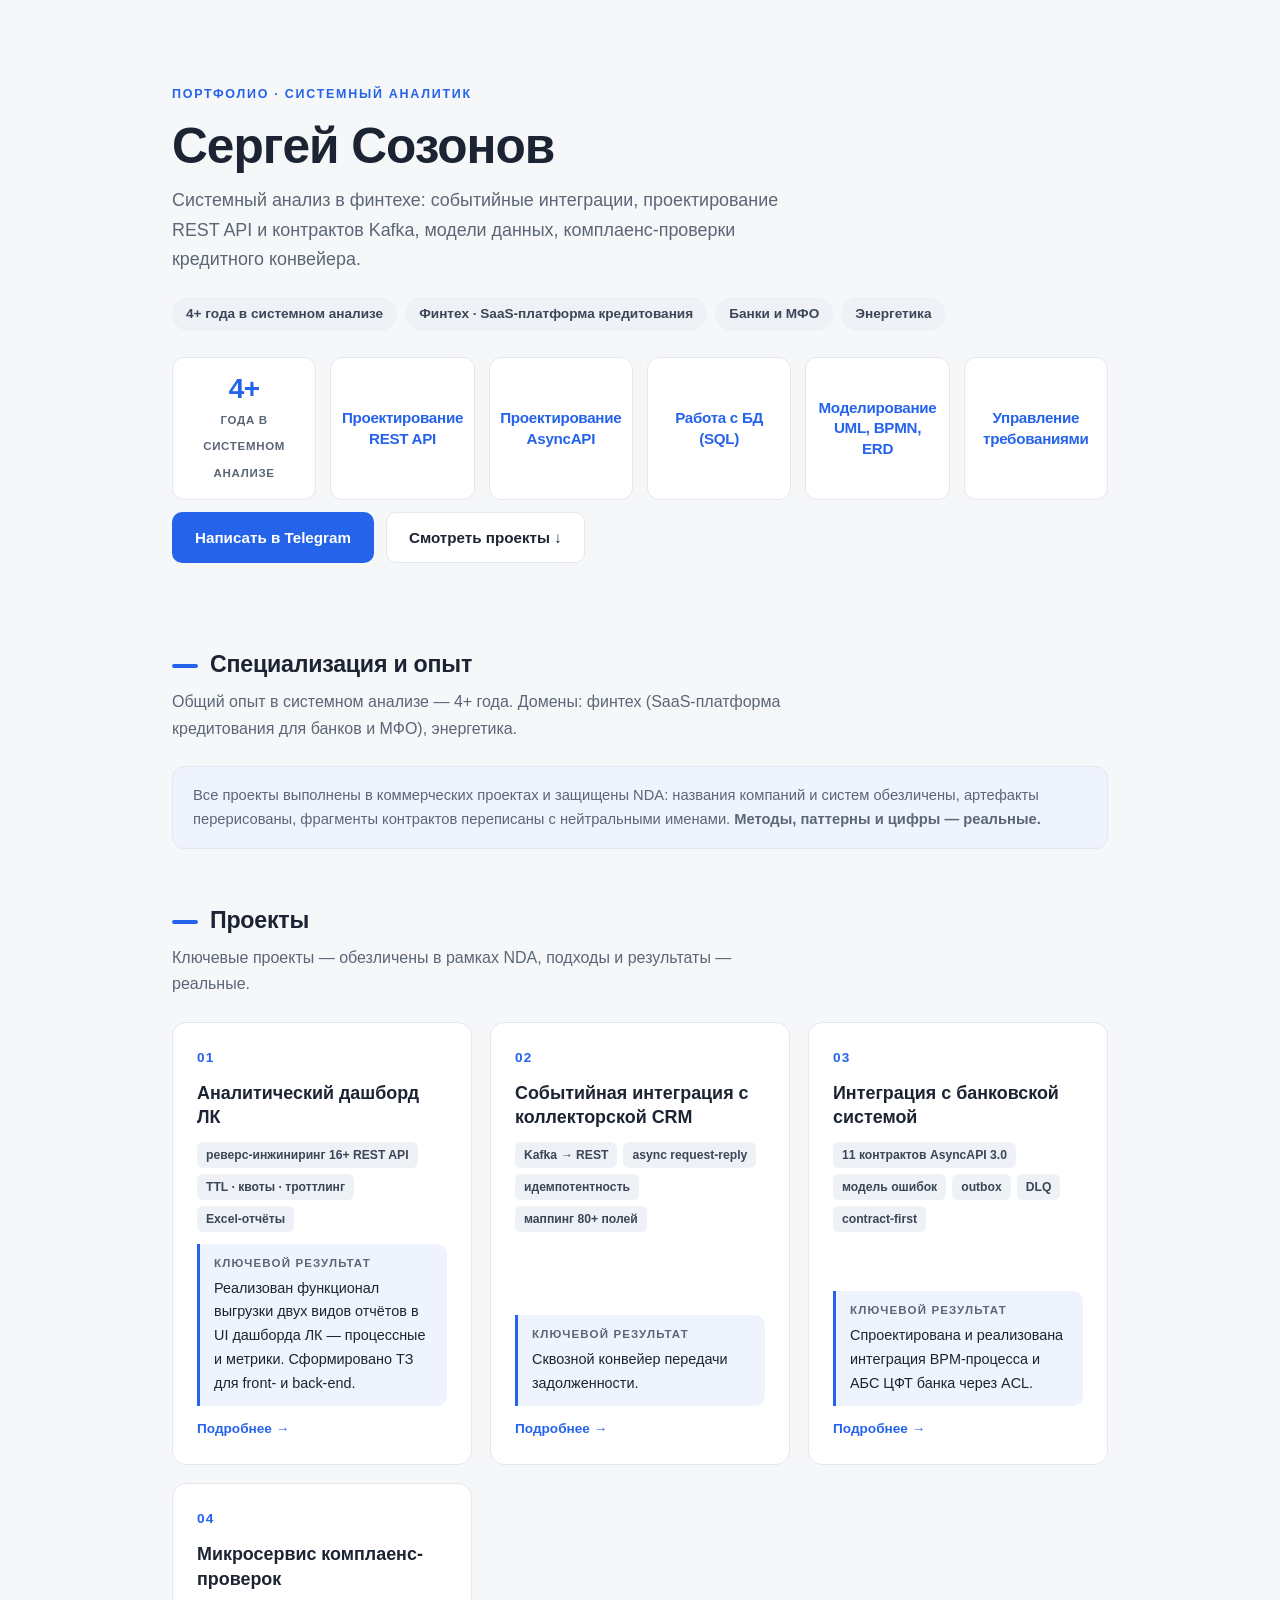
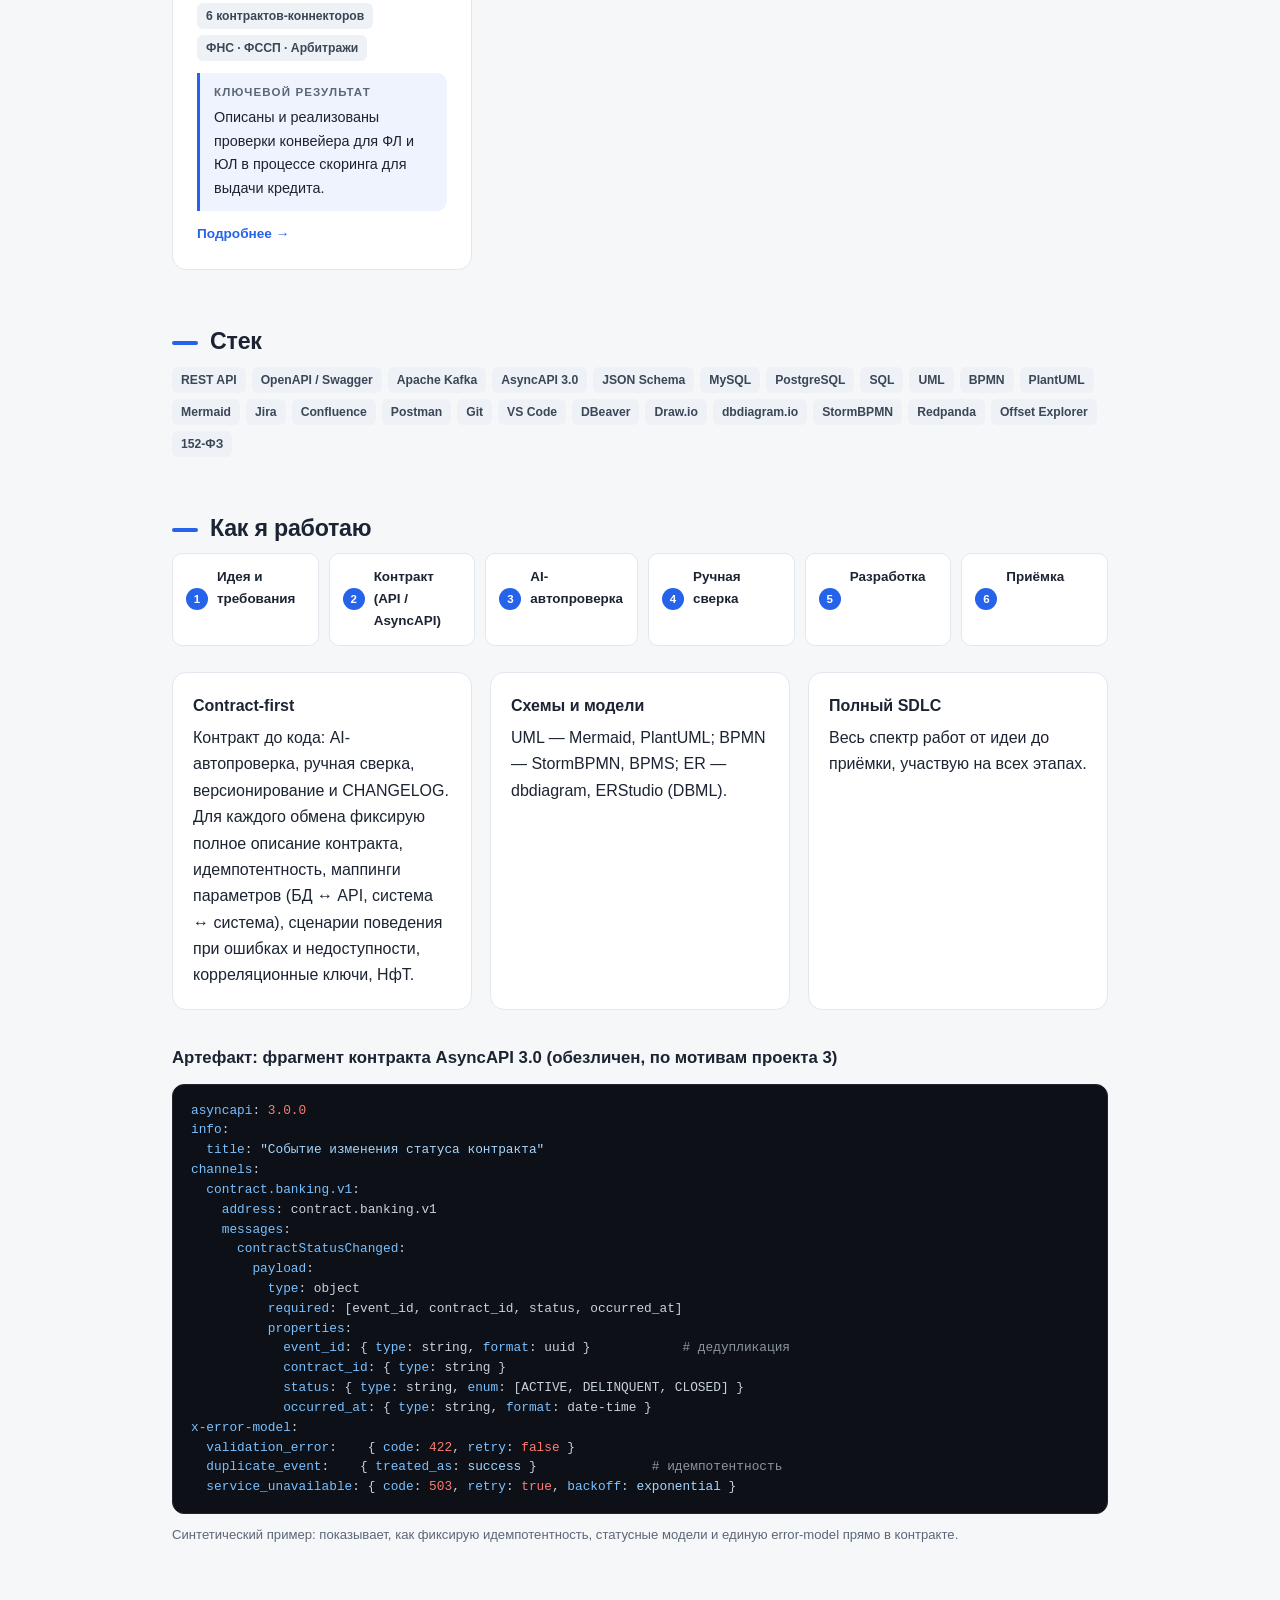
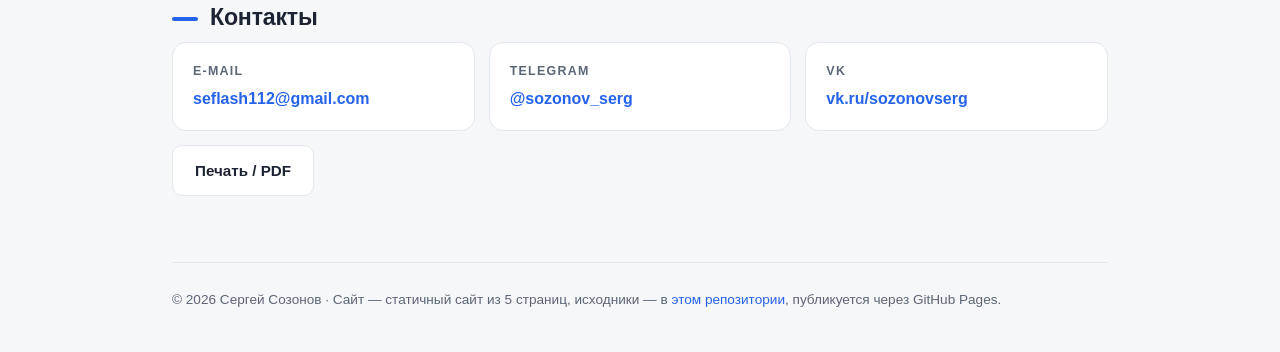
<file: docs/index.html>
<!DOCTYPE html>
<html lang="ru">
<head>
<meta charset="UTF-8">
<meta name="viewport" content="width=device-width, initial-scale=1">
<title>Сергей Созонов — системный аналитик · финтех</title>
<meta name="description" content="Портфолио системного аналитика: событийные интеграции, проектирование REST API и контрактов Kafka, модели данных, комплаенс-проверки кредитного конвейера.">
<meta property="og:title" content="Сергей Созонов — системный аналитик">
<meta property="og:description" content="Событийные интеграции · REST API · Kafka · AsyncAPI · модели данных · комплаенс">
<meta property="og:type" content="website">
<link rel="icon" href="data:image/svg+xml,<svg xmlns='http://www.w3.org/2000/svg' viewBox='0 0 100 100'><rect width='100' height='100' rx='22' fill='%232563eb'/><text x='50' y='69' font-size='52' font-family='Arial' font-weight='bold' fill='white' text-anchor='middle'>SA</text></svg>">
<style>
:root{
  --bg:#f6f7f9;--fg:#1c2433;--muted:#5b6676;--card:#ffffff;--border:#e3e7ee;
  --accent:#2563eb;--accent-soft:#eef3fe;--chip:#eef1f6;--chip-fg:#3b4657
}
@media (prefers-color-scheme:dark){
  :root{
    --bg:#0e1320;--fg:#e8ecf3;--muted:#98a2b3;--card:#161d2e;--border:#263150;
    --accent:#7cb0ff;--accent-soft:#18233d;--chip:#1c2740;--chip-fg:#c3cbdb
  }
}
*{box-sizing:border-box}
html{scroll-behavior:smooth}
body{margin:0;background:var(--bg);color:var(--fg);line-height:1.65;
  font-family:-apple-system,BlinkMacSystemFont,"Segoe UI",Roboto,"Helvetica Neue",Arial,sans-serif;
  -webkit-font-smoothing:antialiased}
.wrap{max-width:980px;margin:0 auto;padding:0 22px}
a{color:var(--accent);text-decoration:none}
a:hover{text-decoration:underline}
.hero{padding:84px 0 30px}
.eyebrow{color:var(--accent);text-transform:uppercase;letter-spacing:.14em;font-size:.78rem;font-weight:700;margin:0 0 14px}
h1{font-size:clamp(2.1rem,5.4vw,3.1rem);line-height:1.12;margin:0 0 12px;letter-spacing:-.02em}
.lead{color:var(--muted);font-size:1.12rem;max-width:64ch;margin:0 0 22px}
.pills{display:flex;flex-wrap:wrap;gap:8px;margin:0;padding:0;list-style:none}
.pill{background:var(--chip);color:var(--chip-fg);border-radius:999px;padding:6px 14px;font-size:.85rem;font-weight:600}
.stats{display:grid;grid-template-columns:repeat(auto-fit,minmax(140px,1fr));gap:14px;margin:26px 0 10px}
.stat{background:var(--card);border:1px solid var(--border);border-radius:12px;padding:14px 10px;text-align:center}
.stat b{display:block;font-size:1.75rem;color:var(--accent);letter-spacing:-.02em;line-height:1.2}
.stat span{font-size:.72rem;color:var(--muted);text-transform:uppercase;letter-spacing:.06em;font-weight:600}
.stat.skill{display:flex;align-items:center;justify-content:center;min-height:88px;padding:14px 16px}
.stat.skill b{font-size:.95rem;color:var(--accent);font-weight:700;line-height:1.35}
.cta{display:flex;gap:12px;flex-wrap:wrap;margin:12px 0 6px}
.btn{display:inline-block;border-radius:10px;padding:12px 22px;font-weight:700;font-size:.95rem;border:1px solid transparent;transition:transform .15s,box-shadow .15s,border-color .15s}
.btn:hover{text-decoration:none;transform:translateY(-1px)}
.btn-primary{background:var(--accent);color:#fff}
.btn-primary:hover{box-shadow:0 6px 18px rgba(37,99,235,.35)}
.btn-ghost{border-color:var(--border);color:var(--fg);background:var(--card)}
.btn-ghost:hover{border-color:var(--accent)}
.pipeline{display:flex;flex-wrap:wrap;gap:10px;list-style:none;padding:0;margin:0 0 26px;counter-reset:pl}
.pipeline li{position:relative;flex:1 1 140px;background:var(--card);border:1px solid var(--border);border-radius:10px;padding:12px 14px 12px 44px;font-size:.84rem;font-weight:600}
.pipeline li::before{counter-increment:pl;content:counter(pl);position:absolute;left:13px;top:50%;transform:translateY(-50%);width:22px;height:22px;border-radius:50%;background:var(--accent);color:#fff;font-size:.72rem;display:flex;align-items:center;justify-content:center;font-weight:800}
.artifact-h{font-size:1.05rem;margin:34px 0 12px}
pre.code{background:#0d1117;color:#c9d1d9;border:1px solid #21262d;border-radius:12px;padding:16px 18px;overflow:auto;font-size:.8rem;line-height:1.55;margin:0 0 10px;font-family:ui-monospace,SFMono-Regular,Menlo,Consolas,monospace}
pre.code .k{color:#79c0ff}pre.code .s{color:#a5d6ff}pre.code .c{color:#8b949e}pre.code .n{color:#ff7b72}
.artifact-note{color:var(--muted);font-size:.82rem;margin:0}
.reveal{opacity:0;transform:translateY(14px);transition:opacity .5s ease,transform .5s ease}
.reveal.in{opacity:1;transform:none}
@media (prefers-reduced-motion:reduce){.reveal{opacity:1;transform:none;transition:none}}
section{padding:46px 0 6px}
h2{font-size:1.45rem;margin:0 0 6px;letter-spacing:-.01em}
h2::before{content:"";display:inline-block;width:26px;height:4px;border-radius:2px;background:var(--accent);margin-right:12px;vertical-align:middle}
.sec-sub{color:var(--muted);margin:0 0 24px;max-width:70ch}
.grid{display:grid;grid-template-columns:repeat(auto-fit,minmax(300px,1fr));gap:18px}
.card{background:var(--card);border:1px solid var(--border);border-radius:14px;padding:24px;display:flex;flex-direction:column;gap:12px;transition:box-shadow .2s,transform .2s}
.card:hover{box-shadow:0 8px 28px rgba(15,23,42,.09);transform:translateY(-2px)}
.num{color:var(--accent);font-weight:800;font-size:.85rem;letter-spacing:.08em}
.card h3{margin:0;font-size:1.12rem;line-height:1.35}
.chips{display:flex;flex-wrap:wrap;gap:6px;margin:0;padding:0;list-style:none}
.chip{background:var(--chip);color:var(--chip-fg);border-radius:6px;padding:3px 9px;font-size:.76rem;font-weight:600}
.res{margin-top:auto;border-left:3px solid var(--accent);background:var(--accent-soft);border-radius:0 10px 10px 0;padding:10px 14px;font-size:.9rem}
.res b{display:block;font-size:.72rem;text-transform:uppercase;letter-spacing:.1em;color:var(--muted);margin-bottom:4px}
.cardlink{font-size:.85rem;font-weight:700}
.callout{background:var(--accent-soft);border:1px solid var(--border);border-radius:12px;padding:16px 20px;font-size:.92rem;color:var(--muted);margin:22px 0 0}
.flow{display:grid;grid-template-columns:repeat(auto-fit,minmax(260px,1fr));gap:18px;list-style:none;padding:0;margin:0}
.flow li{background:var(--card);border:1px solid var(--border);border-radius:14px;padding:20px}
.flow b{display:block;margin-bottom:6px}
.contacts{display:grid;grid-template-columns:repeat(auto-fit,minmax(220px,1fr));gap:14px;margin:0 0 10px;padding:0;list-style:none}
.clink{display:block;background:var(--card);border:1px solid var(--border);border-radius:14px;padding:18px 20px;font-weight:700}
.clink span{display:block;color:var(--muted);font-size:.78rem;text-transform:uppercase;letter-spacing:.1em;font-weight:600;margin-bottom:4px}
.clink:hover{border-color:var(--accent);text-decoration:none;box-shadow:0 6px 20px rgba(37,99,235,.12)}
footer{margin-top:60px;border-top:1px solid var(--border);padding:26px 0 40px;color:var(--muted);font-size:.85rem}
@media (max-width:560px){.hero{padding:56px 0 20px}section{padding:36px 0 4px}}
@media print{
  body{background:#fff;color:#111}
  .no-print{display:none}
  .cta{display:none}
  section{padding:18px 0 2px}
  .card,.stat{break-inside:avoid;box-shadow:none;transform:none}
  .reveal{opacity:1;transform:none}
  h2{break-after:avoid}
}
</style>
</head>
<body>
<div class="wrap">
  <header class="hero">
    <p class="eyebrow">Портфолио · системный аналитик</p>
    <h1>Сергей Созонов</h1>
    <p class="lead">Системный анализ в финтехе: событийные интеграции, проектирование REST&nbsp;API и контрактов Kafka, модели данных, комплаенс-проверки кредитного конвейера.</p>
    <ul class="pills">
      <li class="pill">4+ года в системном анализе</li>
      <li class="pill">Финтех · SaaS-платформа кредитования</li>
      <li class="pill">Банки и МФО</li>
      <li class="pill">Энергетика</li>
    </ul>
    <div class="stats">
      <div class="stat"><b data-n="4" data-suffix="+">4+</b><span>года в системном анализе</span></div>
      <div class="stat skill"><b>Проектирование REST API</b></div>
      <div class="stat skill"><b>Проектирование AsyncAPI</b></div>
      <div class="stat skill"><b>Работа с БД (SQL)</b></div>
      <div class="stat skill"><b>Моделирование UML, BPMN, ERD</b></div>
      <div class="stat skill"><b>Управление требованиями</b></div>
    </div>
    <div class="cta">
      <a class="btn btn-primary" href="https://t.me/sozonov_serg">Написать в Telegram</a>
      <a class="btn btn-ghost" href="#projects">Смотреть проекты ↓</a>
    </div>
  </header>

  <section id="about">
    <h2>Специализация и опыт</h2>
    <p class="sec-sub">Общий опыт в системном анализе — 4+ года. Домены: финтех (SaaS-платформа кредитования для банков и МФО), энергетика.</p>
    <div class="callout">Все проекты выполнены в коммерческих проектах и защищены NDA: названия компаний и систем обезличены, артефакты перерисованы, фрагменты контрактов переписаны с нейтральными именами. <b>Методы, паттерны и цифры — реальные.</b></div>
  </section>

  <section id="projects">
    <h2>Проекты</h2>
    <p class="sec-sub">Ключевые проекты — обезличены в рамках NDA, подходы и результаты — реальные.</p>
    <div class="grid">
      <article class="card">
        <span class="num">01</span>
        <h3>Аналитический дашборд ЛК</h3>
        <ul class="chips"><li class="chip">реверс-инжиниринг 16+ REST API</li><li class="chip">TTL · квоты · троттлинг</li><li class="chip">Excel-отчёты</li></ul>
        <div class="res"><b>Ключевой результат</b>Реализован функционал выгрузки двух видов отчётов в UI дашборда ЛК — процессные и метрики. Сформировано ТЗ для front- и back-end.</div>
        <a class="cardlink" href="01-dashboard.html">Подробнее →</a>
      </article>
      <article class="card">
        <span class="num">02</span>
        <h3>Событийная интеграция с коллекторской CRM</h3>
        <ul class="chips"><li class="chip">Kafka → REST</li><li class="chip">async request-reply</li><li class="chip">идемпотентность</li><li class="chip">маппинг 80+ полей</li></ul>
        <div class="res"><b>Ключевой результат</b>Сквозной конвейер передачи задолженности.</div>
        <a class="cardlink" href="02-collection.html">Подробнее →</a>
      </article>
      <article class="card">
        <span class="num">03</span>
        <h3>Интеграция с банковской системой</h3>
        <ul class="chips"><li class="chip">11 контрактов AsyncAPI 3.0</li><li class="chip">модель ошибок</li><li class="chip">outbox</li><li class="chip">DLQ</li><li class="chip">contract-first</li></ul>
        <div class="res"><b>Ключевой результат</b>Спроектирована и реализована интеграция BPM-процесса и АБС ЦФТ банка через ACL.</div>
        <a class="cardlink" href="03-bank.html">Подробнее →</a>
      </article>
      <article class="card">
        <span class="num">04</span>
        <h3>Микросервис комплаенс-проверок</h3>
        <ul class="chips"><li class="chip">6 контрактов-коннекторов</li><li class="chip">ФНС · ФССП · Арбитражи</li></ul>
        <div class="res"><b>Ключевой результат</b>Описаны и реализованы проверки конвейера для ФЛ и ЮЛ в процессе скоринга для выдачи кредита.</div>
        <a class="cardlink" href="04-compliance.html">Подробнее →</a>
      </article>
    </div>
  </section>

  <section id="stack">
    <h2>Стек</h2>
    <ul class="chips">
      <li class="chip">REST API</li><li class="chip">OpenAPI / Swagger</li><li class="chip">Apache Kafka</li>
      <li class="chip">AsyncAPI 3.0</li><li class="chip">JSON Schema</li><li class="chip">MySQL</li>
      <li class="chip">PostgreSQL</li><li class="chip">SQL</li><li class="chip">UML</li>
      <li class="chip">BPMN</li><li class="chip">PlantUML</li><li class="chip">Mermaid</li>
      <li class="chip">Jira</li><li class="chip">Confluence</li><li class="chip">Postman</li>
      <li class="chip">Git</li><li class="chip">VS Code</li><li class="chip">DBeaver</li>
      <li class="chip">Draw.io</li><li class="chip">dbdiagram.io</li><li class="chip">StormBPMN</li>
      <li class="chip">Redpanda</li><li class="chip">Offset Explorer</li><li class="chip">152-ФЗ</li>
    </ul>
  </section>

  <section id="how">
    <h2>Как я работаю</h2>
    <ol class="pipeline">
      <li>Идея и требования</li>
      <li>Контракт (API / AsyncAPI)</li>
      <li>AI-автопроверка</li>
      <li>Ручная сверка</li>
      <li>Разработка</li>
      <li>Приёмка</li>
    </ol>
    <ul class="flow">
      <li><b>Contract-first</b>Контракт до кода: AI-автопроверка, ручная сверка, версионирование и CHANGELOG. Для каждого обмена фиксирую полное описание контракта, идемпотентность, маппинги параметров (БД ↔ API, система ↔ система), сценарии поведения при ошибках и недоступности, корреляционные ключи, НфТ.</li>
      <li><b>Схемы и модели</b>UML — Mermaid, PlantUML; BPMN — StormBPMN, BPMS; ER — dbdiagram, ERStudio (DBML).</li>
      <li><b>Полный SDLC</b>Весь спектр работ от идеи до приёмки, участвую на всех этапах.</li>
    </ul>
    <h3 class="artifact-h">Артефакт: фрагмент контракта AsyncAPI 3.0 (обезличен, по мотивам проекта 3)</h3>
    <pre class="code"><span class="k">asyncapi</span>: <span class="n">3.0.0</span>
<span class="k">info</span>:
  <span class="k">title</span>: <span class="s">"Событие изменения статуса контракта"</span>
<span class="k">channels</span>:
  <span class="k">contract.banking.v1</span>:
    <span class="k">address</span>: contract.banking.v1
    <span class="k">messages</span>:
      <span class="k">contractStatusChanged</span>:
        <span class="k">payload</span>:
          <span class="k">type</span>: object
          <span class="k">required</span>: [event_id, contract_id, status, occurred_at]
          <span class="k">properties</span>:
            <span class="k">event_id</span>: { <span class="k">type</span>: string, <span class="k">format</span>: uuid }            <span class="c"># дедупликация</span>
            <span class="k">contract_id</span>: { <span class="k">type</span>: string }
            <span class="k">status</span>: { <span class="k">type</span>: string, <span class="k">enum</span>: [ACTIVE, DELINQUENT, CLOSED] }
            <span class="k">occurred_at</span>: { <span class="k">type</span>: string, <span class="k">format</span>: date-time }
<span class="k">x-error-model</span>:
  <span class="k">validation_error</span>:    { <span class="k">code</span>: <span class="n">422</span>, <span class="k">retry</span>: <span class="n">false</span> }
  <span class="k">duplicate_event</span>:    { <span class="k">treated_as</span>: <span class="s">success</span> }               <span class="c"># идемпотентность</span>
  <span class="k">service_unavailable</span>: { <span class="k">code</span>: <span class="n">503</span>, <span class="k">retry</span>: <span class="n">true</span>, <span class="k">backoff</span>: <span class="s">exponential</span> }</pre>
    <p class="artifact-note">Синтетический пример: показывает, как фиксирую идемпотентность, статусные модели и единую error-model прямо в контракте.</p>
  </section>

  <section id="contacts">
    <h2>Контакты</h2>
    <ul class="contacts">
      <li><a class="clink" href="mailto:seflash112@gmail.com"><span>E-mail</span>seflash112@gmail.com</a></li>
      <li><a class="clink" href="https://t.me/sozonov_serg"><span>Telegram</span>@sozonov_serg</a></li>
      <li><a class="clink" href="https://vk.ru/sozonovserg"><span>VK</span>vk.ru/sozonovserg</a></li>
    </ul>
    <p class="no-print" style="margin:14px 0 0"><a class="btn btn-ghost" href="#" onclick="window.print();return false">Печать / PDF</a></p>
  </section>

  <footer>© 2026 Сергей Созонов · Сайт — статичный сайт из 5 страниц, исходники — в <a href="https://github.com/SeFlash/portfolio_SA">этом репозитории</a>, публикуется через GitHub Pages.</footer>
</div>
<script>
(function(){
  document.querySelectorAll('.stat b[data-n]').forEach(function(el){
    var target=parseFloat(el.dataset.n)||0,suffix=el.dataset.suffix||'',t0=null,dur=900;
    function step(t){if(!t0)t0=t;var p=Math.min((t-t0)/dur,1);p=1-Math.pow(1-p,3);
      el.textContent=Math.round(target*p)+suffix;if(p<1)requestAnimationFrame(step);}
    requestAnimationFrame(step);
  });
  document.querySelectorAll('section,.card').forEach(function(el){el.classList.add('reveal')});
  var io=new IntersectionObserver(function(es){es.forEach(function(e){
    if(e.isIntersecting){e.target.classList.add('in');io.unobserve(e.target);}
  })},{threshold:.1});
  document.querySelectorAll('.reveal').forEach(function(el){io.observe(el)});
})();
</script>
</body>
</html>
</file>
